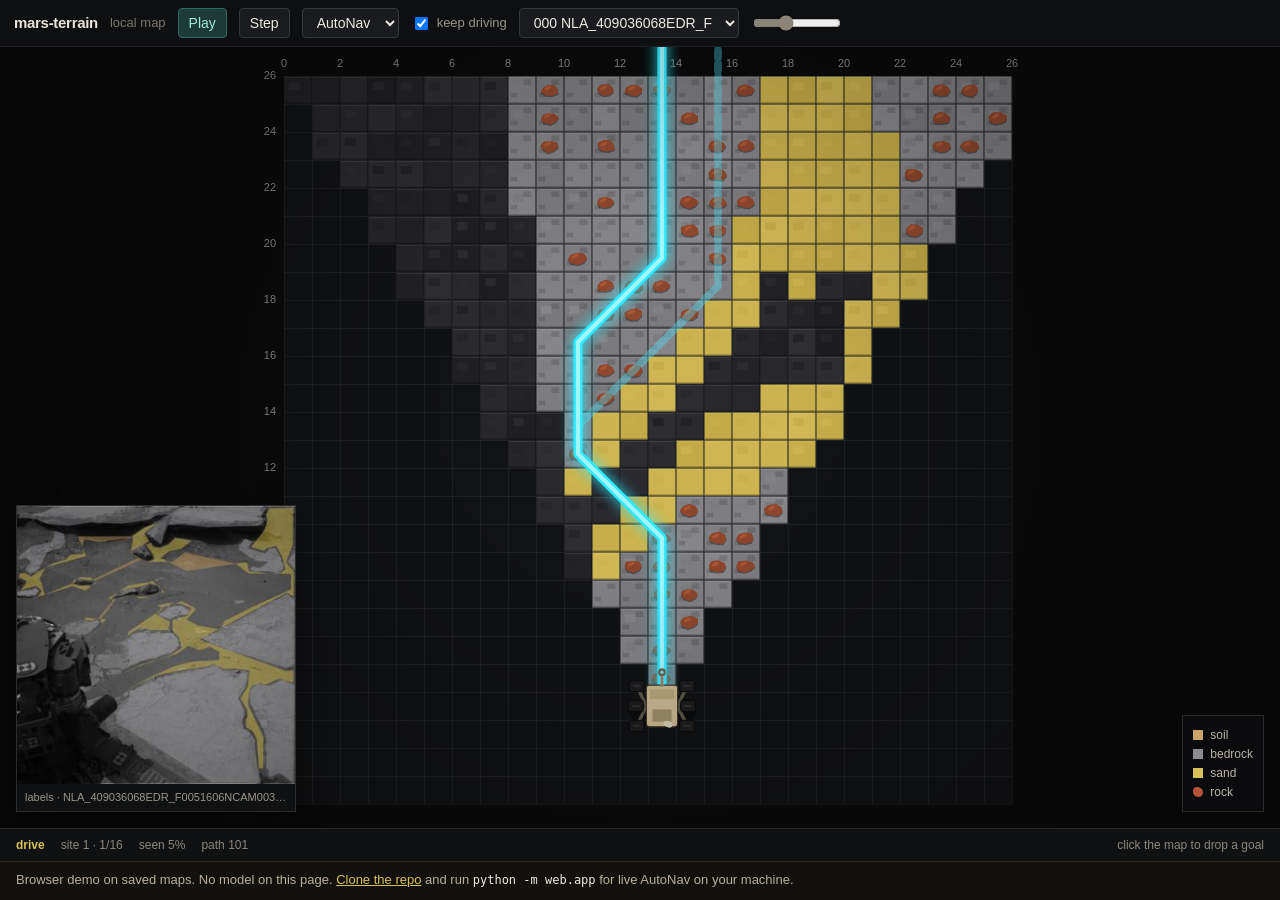
<file: docs/index.html>
<!DOCTYPE html>
<html lang="en">
<head>
  <meta charset="utf-8" />
  <meta name="viewport" content="width=device-width, initial-scale=1" />
  <title>mars-terrain</title>
  <link rel="stylesheet" href="styles.css" />
</head>
<body>
  <header>
    <strong>mars-terrain</strong>
    <span class="sep">local map</span>
    <button type="button" id="play">Play</button>
    <button type="button" id="step">Step</button>
    <select id="mode">
      <option value="autonav">AutoNav</option>
      <option value="blind">Blind</option>
      <option value="guarded">Guarded</option>
    </select>
    <label><input type="checkbox" id="continuous" checked /> keep driving</label>
    <select id="scenes"></select>
    <input type="range" id="speed" min="40" max="240" value="110" title="speed" />
  </header>

  <div class="board">
    <canvas id="map"></canvas>
    <p id="wait">loading map…</p>
    <figure class="pip">
      <img id="cam" alt="" />
      <figcaption id="camMeta">loading…</figcaption>
    </figure>
    <ul class="key">
      <li><i class="soil"></i>soil</li>
      <li><i class="bed"></i>bedrock</li>
      <li><i class="sand"></i>sand</li>
      <li><i class="big"></i>rock</li>
    </ul>
  </div>

  <footer>
    <b id="stStatus">…</b>
    <span id="stSite"></span>
    <span id="stSeen"></span>
    <span id="stPath"></span>
    <span id="stNote">click the map to drop a goal</span>
  </footer>
  <p class="banner">
    Browser demo on saved maps. No model on this page.
    <a href="https://github.com/m-ahmad-amin/mars-terrain">Clone the repo</a>
    and run <code>python -m web.app</code> for live AutoNav on your machine.
  </p>
  <script src="sim.js"></script>
  <script src="app.js"></script>
</body>
</html>
</file>
<file: docs/styles.css>
* { box-sizing: border-box; }
html, body { height: 100%; }
body {
  margin: 0;
  color: #e9e4d8;
  background: #0a0a0b;
  font: 14px/1.35 "Segoe UI", "Helvetica Neue", sans-serif;
  display: flex;
  flex-direction: column;
}

header {
  display: flex;
  align-items: center;
  flex-wrap: wrap;
  gap: 10px 12px;
  padding: 8px 14px;
  background: #0e0f11;
  border-bottom: 1px solid #1f1f21;
}
header strong { font-size: 15px; font-weight: 650; letter-spacing: -0.02em; }
.sep { color: #7a766c; font-size: 13px; }
header button, header select {
  height: 30px;
  border: 1px solid #3a3a3a;
  background: #1a1b1e;
  color: #eeeae0;
  border-radius: 4px;
  padding: 0 10px;
  font: inherit;
  cursor: pointer;
}
#play { background: #1d3a36; border-color: #2f6a62; color: #9ee8dc; }
header label { color: #9a9588; font-size: 13px; display: flex; align-items: center; gap: 6px; }
#scenes { max-width: 220px; min-width: 140px; }
#speed { width: 88px; accent-color: #8a8578; }

.board {
  position: relative;
  flex: 1;
  min-height: 0;
  background: #070708;
  overflow: hidden;
}
#map {
  display: block;
  width: 100%;
  height: 100%;
  cursor: crosshair;
}
#wait {
  position: absolute;
  inset: 0;
  margin: 0;
  display: grid;
  place-items: center;
  color: #8c877c;
  font-size: 14px;
  pointer-events: none;
}
#wait.off { display: none; }

.pip {
  position: absolute;
  left: 16px;
  bottom: 16px;
  margin: 0;
  width: min(280px, 32vw);
  background: #101113;
  border: 1px solid #2c2c2c;
  box-shadow: 0 10px 28px rgba(0, 0, 0, 0.45);
}
.pip img { display: block; width: 100%; aspect-ratio: 1; object-fit: cover; background: #111; }
.pip figcaption {
  padding: 6px 8px;
  font-size: 11px;
  color: #9a9588;
  white-space: nowrap;
  overflow: hidden;
  text-overflow: ellipsis;
}

.key {
  position: absolute;
  right: 16px;
  bottom: 16px;
  margin: 0;
  padding: 8px 10px;
  list-style: none;
  background: rgba(12, 12, 14, 0.86);
  border: 1px solid #2a2a2a;
  font-size: 12px;
  color: #b8b3a6;
}
.key li { display: flex; align-items: center; gap: 7px; margin: 3px 0; }
.key i { width: 10px; height: 10px; display: inline-block; }
.soil { background: #c9a36a; }
.bed { background: #8d8d90; }
.sand { background: #d8c15a; }
.big { background: #b4533a; border-radius: 40% 55% 45% 50%; }

footer {
  display: flex;
  gap: 16px;
  align-items: center;
  padding: 8px 16px;
  background: #101113;
  border-top: 1px solid #262626;
  color: #8c877c;
  font-size: 12px;
}
footer b { color: #d8c15a; font-weight: 600; text-transform: lowercase; }
#stNote { margin-left: auto; }

.banner {
  margin: 0;
  padding: 9px 16px 11px;
  background: #12110e;
  border-top: 1px solid #2a2618;
  color: #b8b09a;
  font-size: 13px;
}
.banner a { color: #d8c15a; }
.banner code {
  font: 12px/1 ui-monospace, Consolas, monospace;
  color: #eeeae0;
}
</file>
